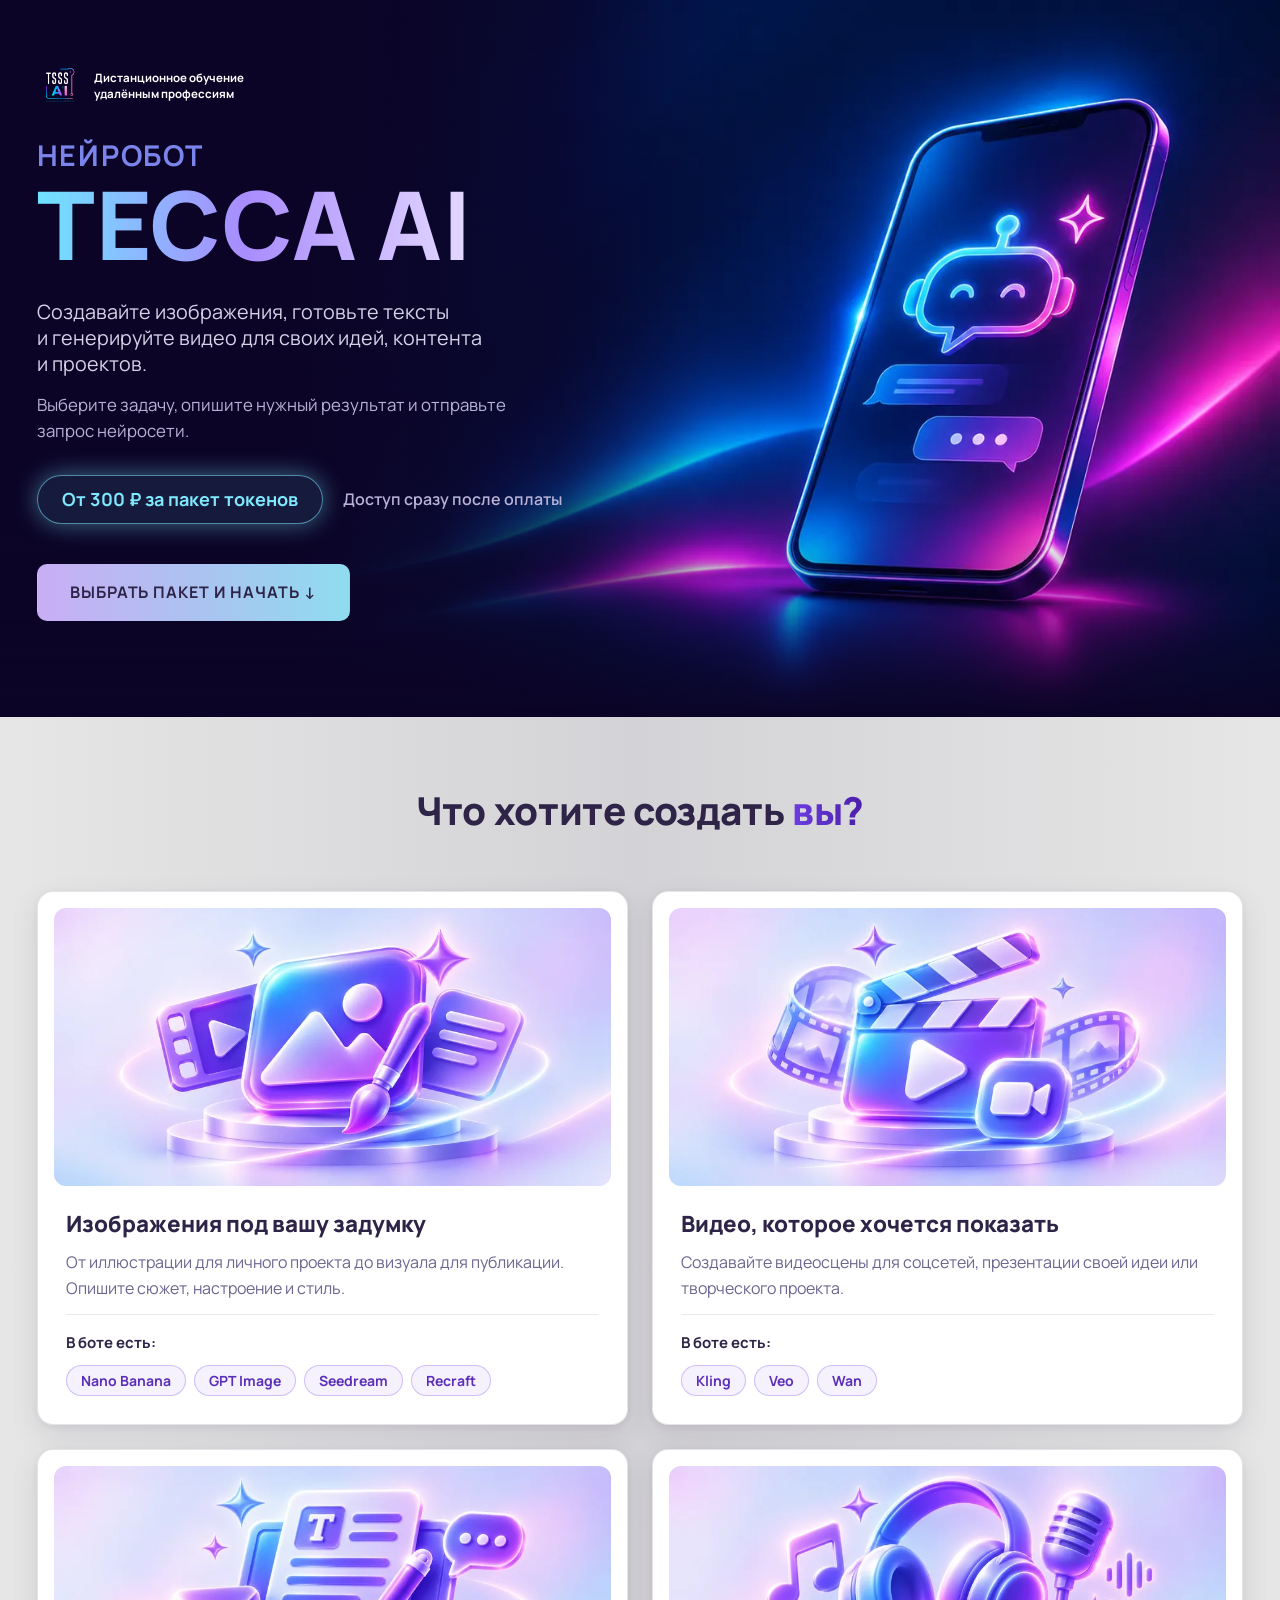
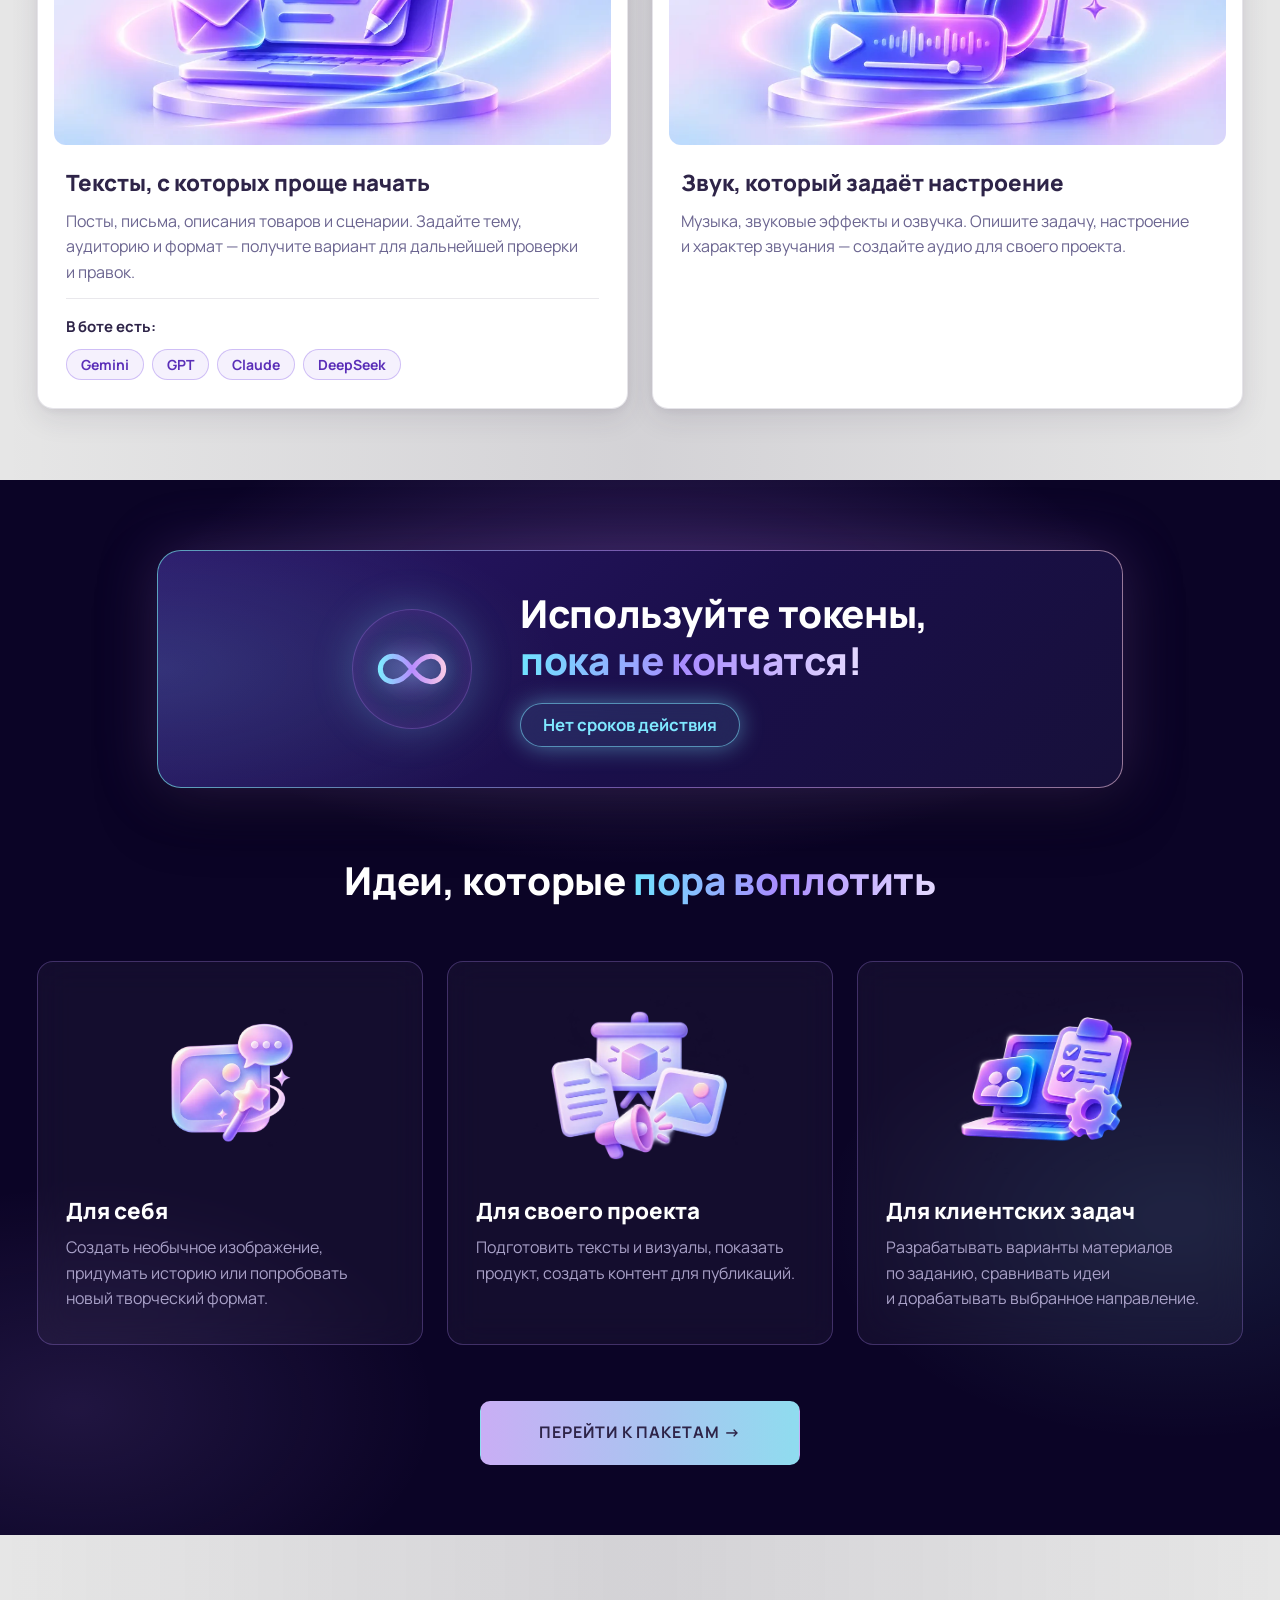
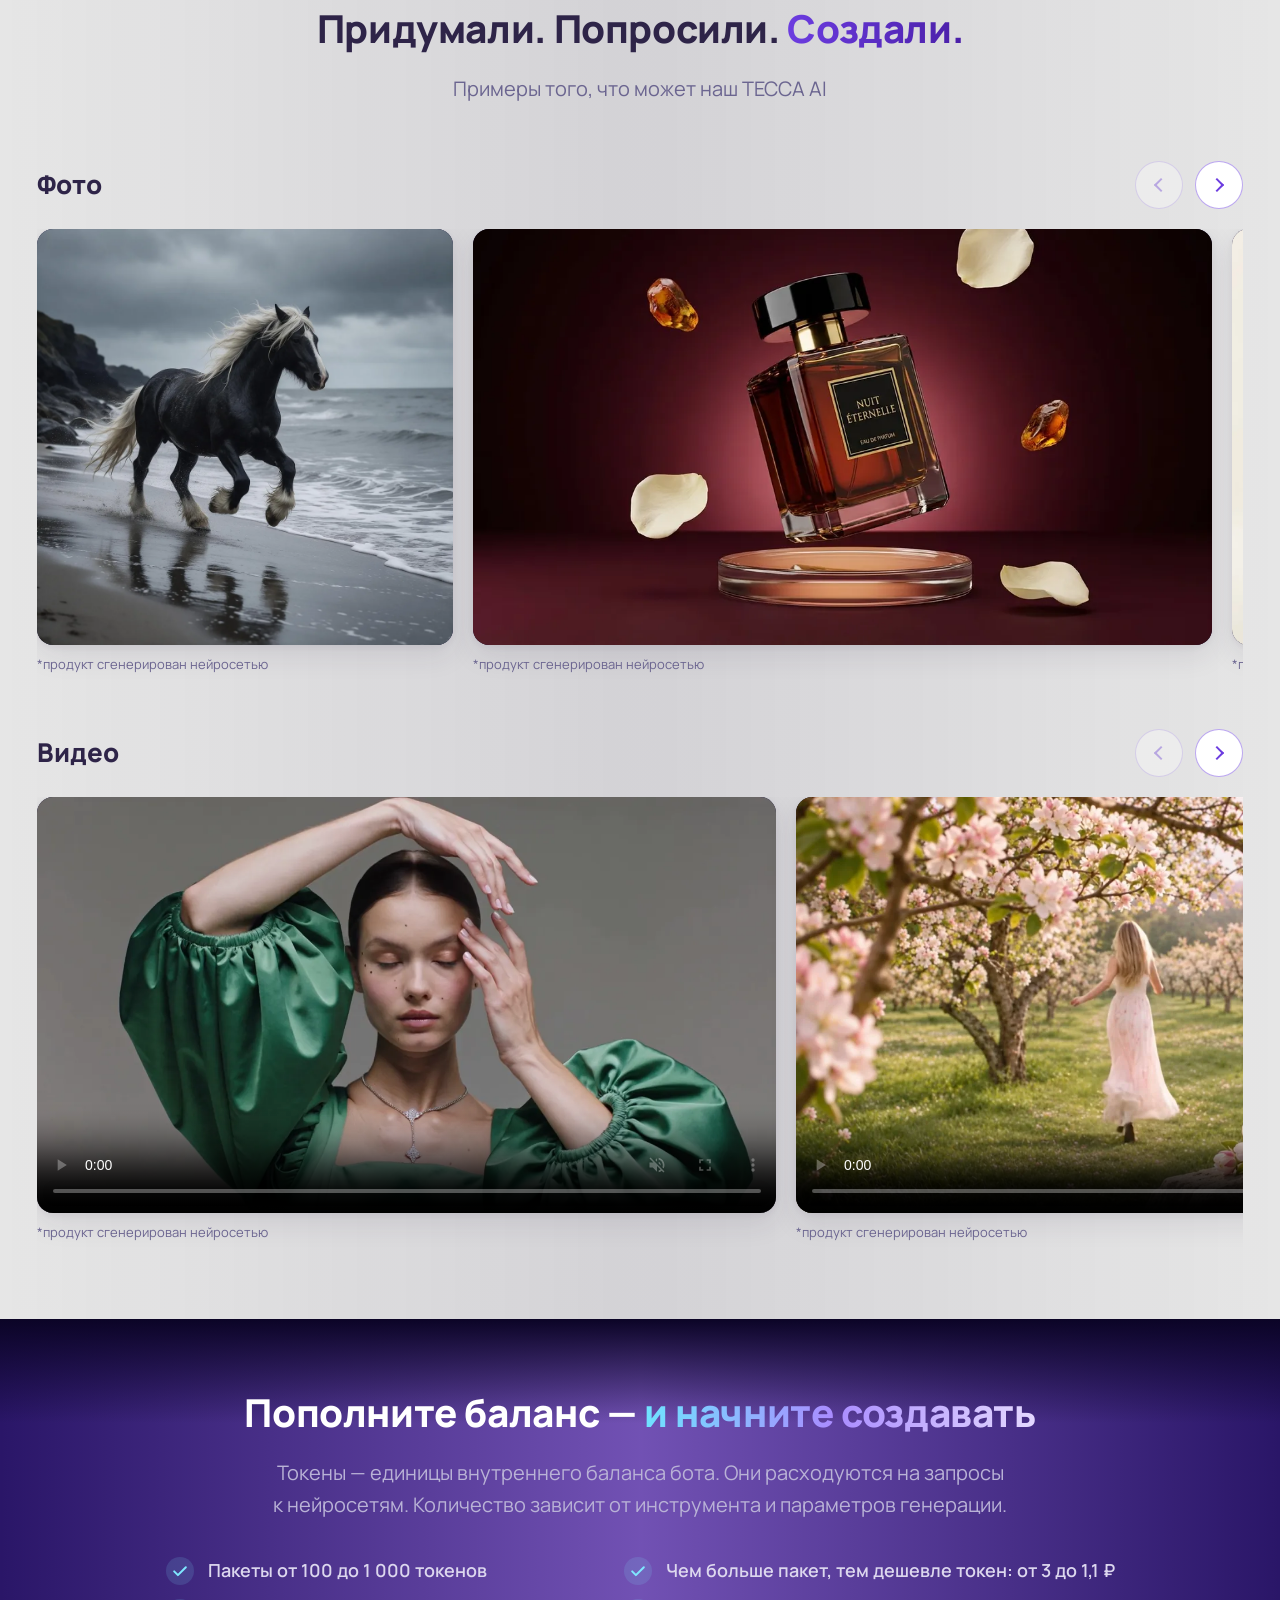
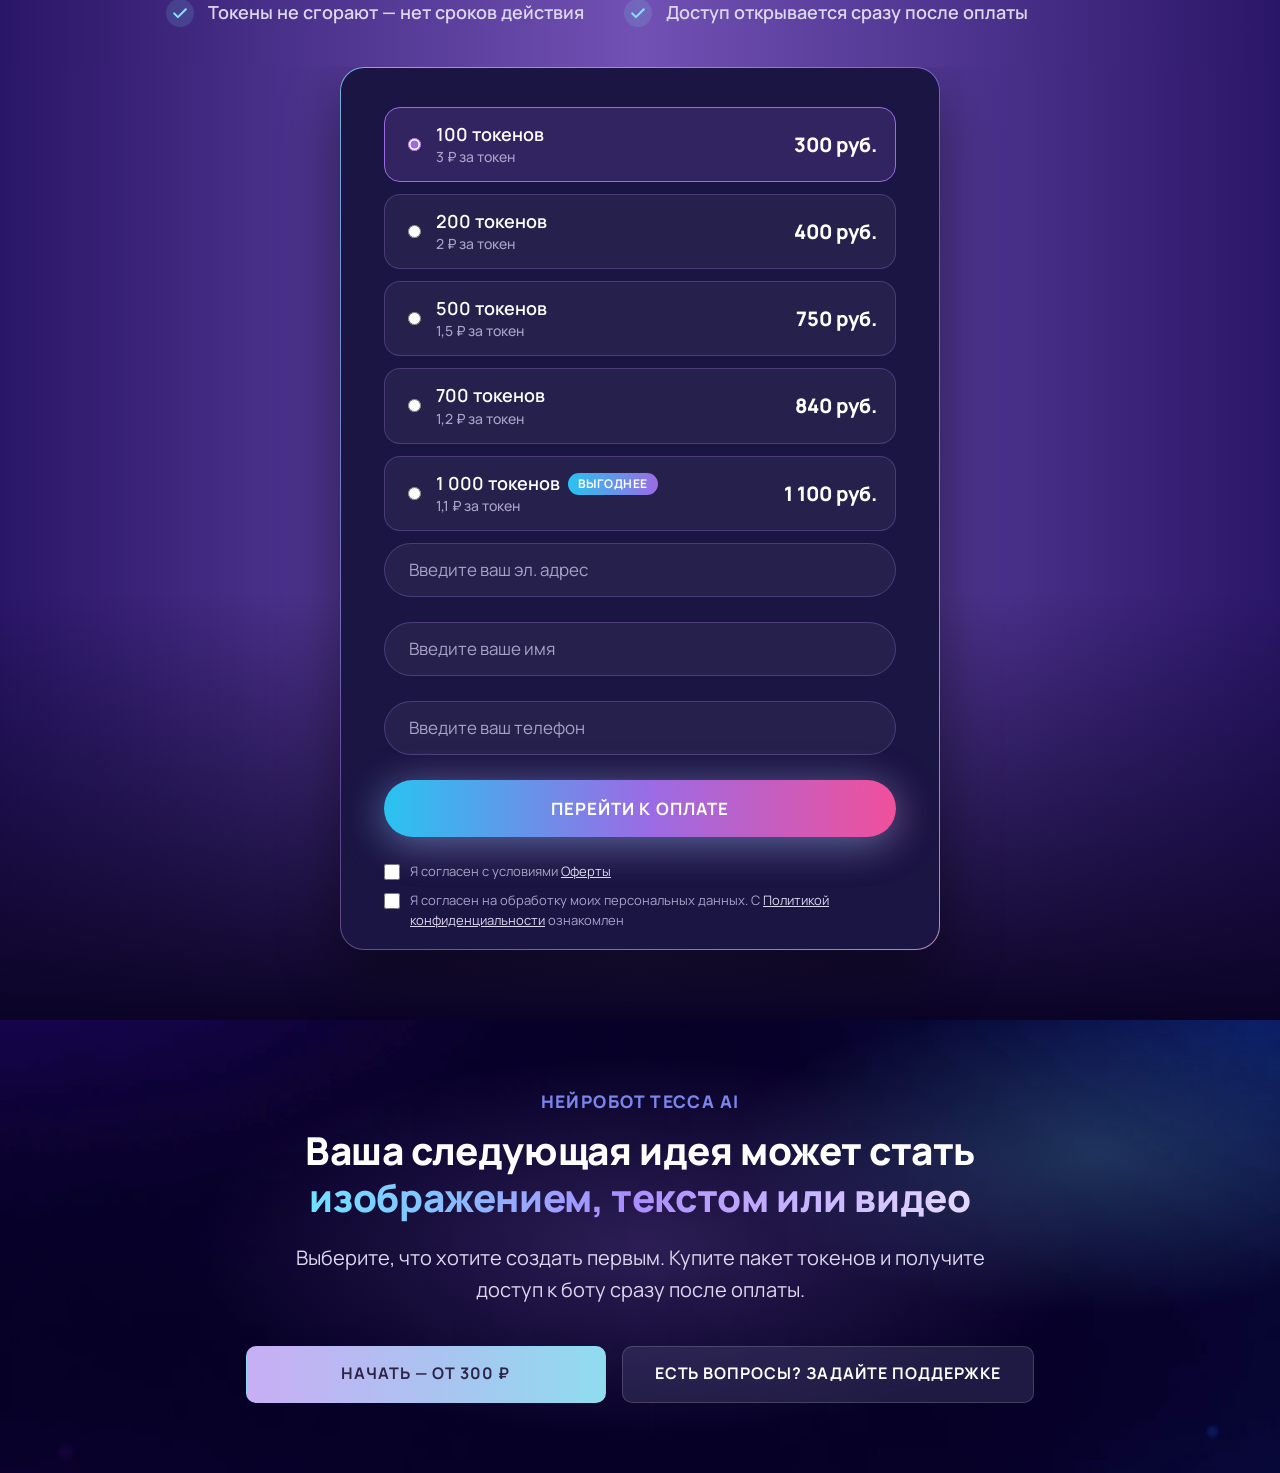
<file: index.html>
<!doctype html>
<html lang="ru">
<head>
<meta charset="utf-8">
<meta name="viewport" content="width=device-width, initial-scale=1">
<title>Нейробот ТЕССА AI — превью</title>
<style>html { font-size: 10px; } body { margin: 0; }</style>
<link rel="stylesheet" href="preview.css?v=1795686967">
</head>
<body>
<!--
  Страница продажи нейробота «ТЕССА AI» (пакеты токенов).
  Текст — по Google Doc 17YE_QEClYYxYqXPgtH-I6ZBmIBUkoX9PtRcCa4hP0PA («ТЗ на сайт продажи БОТ-ИИ»).
  Оформление — как на ../sale, ../ai-songs и ../ai-sound, тот же набор компонентов.

  Вставляется в два блока «HTML» страницы ГетКурса: build.py режет файл по метке
  «ГРАНИЦА БЛОКОВ» на gc/page-top.html (экраны 1–6) и gc/page-bottom.html (финал),
  между ними стоит блок формы заказа.
  Все классы — tsss-блок__элемент--модификатор, всё внутри .tsss-page.

  Пути img/... и video/..., код формы вопроса b-ASK и id блока формы заказа ltBlockTOKENS —
  заготовки. Их подставляет build.py из img-urls.txt и gc-ids.txt (см. README.md).
-->
<div class="tsss-page tsss-page--ai-bot">

  <!-- ==================== ЭКРАН 1. ПЕРВЫЙ ЭКРАН ==================== -->
  <section class="tsss-hero" id="tsss-hero">
    <div class="tsss-hero__stage">
      <img class="tsss-hero__bg" src="img/hero-bg.webp" alt="" width="1774" height="887" fetchpriority="high">

      <div class="tsss-container tsss-hero__inner">
        <a class="tsss-logo tsss-hero__logo" href="/" aria-label="TSSS AI — на главную">
          <img class="tsss-logo__img" src="img/logo.webp" alt="" width="45" height="45">
          <span class="tsss-logo__text">Дистанционное обучение<br>удалённым профессиям</span>
        </a>

        <h1 class="tsss-hero__title tsss-hero__title--bot">
          <span class="tsss-hero__title-pre">Нейробот</span>
          <span class="tsss-hero__title-main">ТЕССА AI</span>
        </h1>

        <p class="tsss-hero__text">Создавайте изображения, готовьте тексты и&nbsp;генерируйте видео для своих идей, контента и&nbsp;проектов.</p>
        <p class="tsss-hero__note">Выберите задачу, опишите нужный результат и&nbsp;отправьте запрос нейросети.</p>

        <div class="tsss-hero__offer">
          <p class="tsss-pill tsss-pill--accent tsss-hero__price">От&nbsp;300&nbsp;₽ за&nbsp;пакет токенов</p>
          <p class="tsss-hero__access">Доступ сразу после оплаты</p>
        </div>

        <div class="tsss-hero__actions">
          <a class="tsss-btn tsss-btn--glow" href="#tsss-packs">Выбрать пакет и&nbsp;начать&nbsp;↓</a>
        </div>
      </div>
    </div>
  </section>

  <!-- ==================== ЭКРАН 2. ЧТО МОЖНО СОЗДАТЬ ==================== -->
  <section class="tsss-section tsss-section--light tsss-create" id="tsss-create">
    <div class="tsss-container">
      <h2 class="tsss-section__title">Что хотите создать <span class="tsss-grad-text">вы?</span></h2>

      <ul class="tsss-create__list">
        <li class="tsss-card tsss-create__item">
          <div class="tsss-create__cover">
            <img class="tsss-create__img" src="img/create-image.webp" alt="" width="900" height="450" loading="lazy">
          </div>
          <h3 class="tsss-create__title">Изображения под вашу задумку</h3>
          <p class="tsss-card__text">От&nbsp;иллюстрации для личного проекта до&nbsp;визуала для публикации. Опишите сюжет, настроение и&nbsp;стиль.</p>
          <div class="tsss-create__models">
            <p class="tsss-create__label">В&nbsp;боте есть:</p>
            <ul class="tsss-chips">
              <li class="tsss-chips__item">Nano Banana</li>
              <li class="tsss-chips__item">GPT Image</li>
              <li class="tsss-chips__item">Seedream</li>
              <li class="tsss-chips__item">Recraft</li>
            </ul>
          </div>
        </li>
        <li class="tsss-card tsss-create__item">
          <div class="tsss-create__cover">
            <img class="tsss-create__img" src="img/create-video.webp" alt="" width="900" height="450" loading="lazy">
          </div>
          <h3 class="tsss-create__title">Видео, которое хочется показать</h3>
          <p class="tsss-card__text">Создавайте видеосцены для соцсетей, презентации своей идеи или творческого проекта.</p>
          <div class="tsss-create__models">
            <p class="tsss-create__label">В&nbsp;боте есть:</p>
            <ul class="tsss-chips">
              <li class="tsss-chips__item">Kling</li>
              <li class="tsss-chips__item">Veo</li>
              <li class="tsss-chips__item">Wan</li>
            </ul>
          </div>
        </li>
        <li class="tsss-card tsss-create__item">
          <div class="tsss-create__cover">
            <img class="tsss-create__img" src="img/create-text.webp" alt="" width="900" height="450" loading="lazy">
          </div>
          <h3 class="tsss-create__title">Тексты, с&nbsp;которых проще начать</h3>
          <p class="tsss-card__text">Посты, письма, описания товаров и&nbsp;сценарии. Задайте тему, аудиторию и&nbsp;формат&nbsp;— получите вариант для дальнейшей проверки и&nbsp;правок.</p>
          <div class="tsss-create__models">
            <p class="tsss-create__label">В&nbsp;боте есть:</p>
            <ul class="tsss-chips">
              <li class="tsss-chips__item">Gemini</li>
              <li class="tsss-chips__item">GPT</li>
              <li class="tsss-chips__item">Claude</li>
              <li class="tsss-chips__item">DeepSeek</li>
            </ul>
          </div>
        </li>
        <li class="tsss-card tsss-create__item">
          <div class="tsss-create__cover">
            <img class="tsss-create__img" src="img/create-sound.webp" alt="" width="900" height="450" loading="lazy">
          </div>
          <h3 class="tsss-create__title">Звук, который задаёт настроение</h3>
          <p class="tsss-card__text">Музыка, звуковые эффекты и&nbsp;озвучка. Опишите задачу, настроение и&nbsp;характер звучания&nbsp;— создайте аудио для своего проекта.</p>
        </li>
      </ul>
    </div>
  </section>

  <!-- Экраны 3 и 4 — на общем ночном фоне, без стыка между ними -->
  <div class="tsss-night tsss-night--bot">

  <!-- ==================== ЭКРАН 3. БЕЗ СРОКА ДЕЙСТВИЯ ==================== -->
  <section class="tsss-section tsss-section--dark tsss-forever">
    <div class="tsss-container tsss-container--narrow">
      <div class="tsss-forever__card">
        <span class="tsss-forever__sign" aria-hidden="true">
          <svg class="tsss-forever__svg" viewBox="0 0 24 24" fill="none">
            <defs>
              <linearGradient id="tsss-forever-grad" x1="2" y1="12" x2="22" y2="12" gradientUnits="userSpaceOnUse">
                <stop offset="0" stop-color="#7FE8FF"/>
                <stop offset="0.5" stop-color="#B88CFF"/>
                <stop offset="1" stop-color="#F6C7E8"/>
              </linearGradient>
            </defs>
            <path d="M12 12c-2-2.67-4-4-6-4a4 4 0 1 0 0 8c2 0 4-1.33 6-4Zm0 0c2 2.67 4 4 6 4a4 4 0 0 0 0-8c-2 0-4 1.33-6 4Z" stroke="url(#tsss-forever-grad)" stroke-width="1.6" stroke-linecap="round" stroke-linejoin="round"/>
          </svg>
        </span>
        <div class="tsss-forever__body">
          <h2 class="tsss-forever__title">Используйте токены, <span class="tsss-grad-text tsss-forever__accent">пока не&nbsp;кончатся!</span></h2>
          <p class="tsss-pill tsss-pill--accent tsss-forever__pill">Нет сроков действия</p>
        </div>
      </div>
    </div>
  </section>

  <!-- ==================== ЭКРАН 4. ДЛЯ ЧЕГО ==================== -->
  <section class="tsss-section tsss-section--dark tsss-ideas" id="tsss-ideas">
    <div class="tsss-container">
      <h2 class="tsss-section__title">Идеи, которые <span class="tsss-grad-text">пора воплотить</span></h2>

      <ul class="tsss-ideas__list">
        <li class="tsss-card tsss-ideas__item">
          <span class="tsss-ideas__icon"><img class="tsss-ideas__img" src="img/idea-self.webp" alt="" width="560" height="560" loading="lazy"></span>
          <h3 class="tsss-card__title">Для себя</h3>
          <p class="tsss-card__text">Создать необычное изображение, придумать историю или попробовать новый творческий формат.</p>
        </li>
        <li class="tsss-card tsss-ideas__item">
          <span class="tsss-ideas__icon"><img class="tsss-ideas__img" src="img/idea-project.webp" alt="" width="640" height="427" loading="lazy"></span>
          <h3 class="tsss-card__title">Для своего проекта</h3>
          <p class="tsss-card__text">Подготовить тексты и&nbsp;визуалы, показать продукт, создать контент для публикаций.</p>
        </li>
        <li class="tsss-card tsss-ideas__item">
          <span class="tsss-ideas__icon"><img class="tsss-ideas__img" src="img/idea-clients.webp" alt="" width="640" height="427" loading="lazy"></span>
          <h3 class="tsss-card__title">Для клиентских задач</h3>
          <p class="tsss-card__text">Разрабатывать варианты материалов по&nbsp;заданию, сравнивать идеи и&nbsp;дорабатывать выбранное направление.</p>
        </li>
      </ul>

      <div class="tsss-section__actions">
        <a class="tsss-btn tsss-btn--glow" href="#tsss-packs">Перейти к&nbsp;пакетам&nbsp;→</a>
      </div>
    </div>
  </section>

  </div>

  <!-- ==================== ЭКРАН 5. ПРИМЕРЫ ==================== -->
  <section class="tsss-section tsss-section--light tsss-examples" id="tsss-examples">
    <div class="tsss-container">
      <h2 class="tsss-section__title">Придумали. Попросили. <span class="tsss-grad-text">Создали.</span></h2>
      <p class="tsss-section__lead">Примеры того, что может наш ТЕССА&nbsp;AI</p>

      <div class="tsss-gallery" data-tsss-gallery>
        <div class="tsss-gallery__head">
          <h3 class="tsss-gallery__title">Фото</h3>
          <div class="tsss-gallery__nav">
            <button class="tsss-gallery__arrow tsss-gallery__arrow--prev" type="button" data-tsss-gallery-prev aria-label="Назад"></button>
            <button class="tsss-gallery__arrow tsss-gallery__arrow--next" type="button" data-tsss-gallery-next aria-label="Дальше"></button>
          </div>
        </div>
        <ul class="tsss-gallery__track" data-tsss-gallery-track>
          <li class="tsss-gallery__item tsss-gallery__item--square">
            <div class="tsss-gallery__media"><img class="tsss-gallery__img" src="img/example-01.webp" alt="Чёрная лошадь бежит по берегу моря" width="1000" height="1000" loading="lazy"></div>
            <p class="tsss-gallery__note">*продукт сгенерирован нейросетью</p>
          </li>
          <li class="tsss-gallery__item tsss-gallery__item--wide">
            <div class="tsss-gallery__media"><img class="tsss-gallery__img" src="img/example-02.webp" alt="Флакон духов в лепестках на бордовом фоне" width="1100" height="614" loading="lazy"></div>
            <p class="tsss-gallery__note">*продукт сгенерирован нейросетью</p>
          </li>
          <li class="tsss-gallery__item tsss-gallery__item--square">
            <div class="tsss-gallery__media"><img class="tsss-gallery__img" src="img/example-03.webp" alt="Карточка товара: шампунь с экстрактом гибискуса" width="1000" height="1000" loading="lazy"></div>
            <p class="tsss-gallery__note">*продукт сгенерирован нейросетью</p>
          </li>
          <li class="tsss-gallery__item tsss-gallery__item--square">
            <div class="tsss-gallery__media"><img class="tsss-gallery__img" src="img/example-04.webp" alt="Свеча «Грейпфрут и мята» с фруктами" width="1000" height="1000" loading="lazy"></div>
            <p class="tsss-gallery__note">*продукт сгенерирован нейросетью</p>
          </li>
        </ul>
      </div>

      <div class="tsss-gallery" data-tsss-gallery>
        <div class="tsss-gallery__head">
          <h3 class="tsss-gallery__title">Видео</h3>
          <div class="tsss-gallery__nav">
            <button class="tsss-gallery__arrow tsss-gallery__arrow--prev" type="button" data-tsss-gallery-prev aria-label="Назад"></button>
            <button class="tsss-gallery__arrow tsss-gallery__arrow--next" type="button" data-tsss-gallery-next aria-label="Дальше"></button>
          </div>
        </div>
        <ul class="tsss-gallery__track" data-tsss-gallery-track>
          <li class="tsss-gallery__item tsss-gallery__item--wide">
            <div class="tsss-gallery__media"><video class="tsss-gallery__video" src="video/example-01.mp4" poster="img/video-01.webp" width="1280" height="720" muted loop playsinline controls preload="none" data-tsss-autoplay></video></div>
            <p class="tsss-gallery__note">*продукт сгенерирован нейросетью</p>
          </li>
          <li class="tsss-gallery__item tsss-gallery__item--wide">
            <div class="tsss-gallery__media"><video class="tsss-gallery__video" src="video/example-02.mp4" poster="img/video-02.webp" width="1280" height="720" muted loop playsinline controls preload="none" data-tsss-autoplay></video></div>
            <p class="tsss-gallery__note">*продукт сгенерирован нейросетью</p>
          </li>
          <li class="tsss-gallery__item tsss-gallery__item--tall">
            <div class="tsss-gallery__media"><video class="tsss-gallery__video" src="video/example-03.mp4" poster="img/video-03.webp" width="720" height="1280" muted loop playsinline controls preload="none" data-tsss-autoplay></video></div>
            <p class="tsss-gallery__note">*продукт сгенерирован нейросетью</p>
          </li>
          <li class="tsss-gallery__item tsss-gallery__item--wide">
            <div class="tsss-gallery__media"><video class="tsss-gallery__video" src="video/example-04.mp4" poster="img/video-04.webp" width="1280" height="722" muted loop playsinline controls preload="none" data-tsss-autoplay></video></div>
            <p class="tsss-gallery__note">*продукт сгенерирован нейросетью</p>
          </li>
        </ul>
      </div>
    </div>
  </section>

  <!-- ==================== ЭКРАН 6. ПАКЕТЫ ТОКЕНОВ (блок с продажей) ====================
       Здесь только заголовок и пункты. Сама форма заказа — отдельный блок ГетКурса,
       он стоит сразу после этого HTML-блока и продолжает фон экрана (стили — #ltBlockTOKENS
       в page.css). data-tsss-form — id блока формы для page.js: он дописывает цену за токен. -->
  <section class="tsss-section tsss-section--violet tsss-packs" id="tsss-packs" data-tsss-form="ltBlockTOKENS">
    <div class="tsss-container">
      <h2 class="tsss-section__title">Пополните баланс&nbsp;— <span class="tsss-grad-text">и&nbsp;начните создавать</span></h2>
      <p class="tsss-section__lead">Токены&nbsp;— единицы внутреннего баланса бота. Они расходуются на&nbsp;запросы к&nbsp;нейросетям. Количество зависит от&nbsp;инструмента и&nbsp;параметров генерации.</p>
      <ul class="tsss-packs__facts">
        <li class="tsss-packs__fact"><svg class="tsss-packs__fact-icon" viewBox="0 0 24 24" aria-hidden="true"><path d="m5 12.5 4.5 4.5L19 7.5" fill="none" stroke="currentColor" stroke-width="2.4" stroke-linecap="round" stroke-linejoin="round"/></svg><span>Пакеты от&nbsp;100 до&nbsp;1&nbsp;000 токенов</span></li>
        <li class="tsss-packs__fact"><svg class="tsss-packs__fact-icon" viewBox="0 0 24 24" aria-hidden="true"><path d="m5 12.5 4.5 4.5L19 7.5" fill="none" stroke="currentColor" stroke-width="2.4" stroke-linecap="round" stroke-linejoin="round"/></svg><span>Чем больше пакет, тем дешевле токен: от&nbsp;3 до&nbsp;1,1&nbsp;₽</span></li>
        <li class="tsss-packs__fact"><svg class="tsss-packs__fact-icon" viewBox="0 0 24 24" aria-hidden="true"><path d="m5 12.5 4.5 4.5L19 7.5" fill="none" stroke="currentColor" stroke-width="2.4" stroke-linecap="round" stroke-linejoin="round"/></svg><span>Токены не&nbsp;сгорают&nbsp;— нет сроков действия</span></li>
        <li class="tsss-packs__fact"><svg class="tsss-packs__fact-icon" viewBox="0 0 24 24" aria-hidden="true"><path d="m5 12.5 4.5 4.5L19 7.5" fill="none" stroke="currentColor" stroke-width="2.4" stroke-linecap="round" stroke-linejoin="round"/></svg><span>Доступ открывается сразу после оплаты</span></li>
      </ul>
    </div>
  </section>

</div>

<!--
  Макет формы заказа ГетКурса — только для превью (preview.html, index.html).
  Разметка упрощена с настоящей формы b-0c276 (страница id=4836698, form02, пять
  предложений «БОТ AI | Покупка N токенов», галочки оферты и персональных данных). id — заготовка ltBlockTOKENS: build.py кладёт макет
  между частями страницы, а в preview.css стили форм пишет на этот id. В gc/ не попадает.
-->
<div id="ltBlockTOKENS" class="lt-block lt-view form02 lt-form lt-form-normal">
  <div class="lt-block-wrapper">
  <div class="container">
  <div class="row">
    <div class="modal-block-content block-box col-md-8 col-md-offset-2">
    <form class="lt-normal-form lt-form-inner lt-form" onsubmit="return false">
      <div class="form-content">
      <div class="builder">
        <div class="builder-item part-position" style="margin-bottom: 5px;">
          <label class="clearfix form-position">
            <div class="pull-left form-position-checker">
              <input class="form-position-input" data-price-value="300" name="offer" type="radio" checked value="0">
            </div>
            <div class="pull-left form-position-title"><span class="offer-title">БОТ AI | Покупка 100 токенов</span></div>
            <div class="form-position-price pull-right"><span class="final-price">300 руб.</span></div>
          </label>
        </div>
        <div class="builder-item part-position" style="margin-bottom: 5px;">
          <label class="clearfix form-position">
            <div class="pull-left form-position-checker">
              <input class="form-position-input" data-price-value="400" name="offer" type="radio" value="1">
            </div>
            <div class="pull-left form-position-title"><span class="offer-title">БОТ AI | Покупка 200 токенов</span></div>
            <div class="form-position-price pull-right"><span class="final-price">400 руб.</span></div>
          </label>
        </div>
        <div class="builder-item part-position" style="margin-bottom: 5px;">
          <label class="clearfix form-position">
            <div class="pull-left form-position-checker">
              <input class="form-position-input" data-price-value="750" name="offer" type="radio" value="2">
            </div>
            <div class="pull-left form-position-title"><span class="offer-title">БОТ AI | Покупка 500 токенов</span></div>
            <div class="form-position-price pull-right"><span class="final-price">750 руб.</span></div>
          </label>
        </div>
        <div class="builder-item part-position" style="margin-bottom: 5px;">
          <label class="clearfix form-position">
            <div class="pull-left form-position-checker">
              <input class="form-position-input" data-price-value="840" name="offer" type="radio" value="3">
            </div>
            <div class="pull-left form-position-title"><span class="offer-title">БОТ AI | Покупка 700 токенов</span></div>
            <div class="form-position-price pull-right"><span class="final-price">840 руб.</span></div>
          </label>
        </div>
        <div class="builder-item part-position" style="margin-bottom: 5px;">
          <label class="clearfix form-position">
            <div class="pull-left form-position-checker">
              <input class="form-position-input" data-price-value="1100" name="offer" type="radio" value="4">
            </div>
            <div class="pull-left form-position-title"><span class="offer-title">БОТ AI | Покупка 1 000 токенов</span></div>
            <div class="form-position-price pull-right"><span class="final-price">1 100 руб.</span></div>
          </label>
        </div>
        <div class="builder-item part-userField" style="margin-bottom: 25px;">
          <input type="text" class="f-input" placeholder="Введите ваш эл. адрес">
        </div>
        <div class="builder-item part-userField" style="margin-bottom: 25px;">
          <input type="text" class="f-input" placeholder="Введите ваше имя">
        </div>
        <div class="builder-item part-userField" style="margin-bottom: 25px;">
          <input type="text" class="f-input" placeholder="Введите ваш телефон">
        </div>
        <div class="builder-item part-button text-center" style="margin-bottom: 25px;">
          <button type="submit" class="btn f-btn button-md btn-success">Перейти к оплате</button>
        </div>
      </div>
      <div class="global-confirm-checkbox-block confirm-rules-checkbox">
        <label><input class="global-confirm-checkbox" type="checkbox"> <span class="checkbox-text">Я согласен с условиями <a href="#">Оферты</a></span></label>
      </div>
      <div class="global-confirm-checkbox-block confirm-rules-checkbox">
        <label><input class="global-confirm-checkbox" type="checkbox"> <span class="checkbox-text">Я согласен на обработку моих персональных данных. С <a href="#">Политикой конфиденциальности</a> ознакомлен</span></label>
      </div>
      </div>
    </form>
    </div>
  </div>
  </div>
  </div>
</div>

<!-- ==================== ГРАНИЦА БЛОКОВ ====================
     build.py режет страницу здесь на два HTML-блока: выше — экраны 1–6, ниже — финал.
     Между ними на ГетКурсе стоит блок формы заказа. -->

<div class="tsss-page tsss-page--ai-bot">

  <!-- ==================== ЭКРАН 7. ФИНАЛ ==================== -->
  <section class="tsss-section tsss-section--dark tsss-final">
    <img class="tsss-final__bg" src="img/final-bg.webp" alt="" width="1536" height="1024" loading="lazy">

    <div class="tsss-container tsss-final__inner">
      <p class="tsss-eyebrow">Нейробот ТЕССА&nbsp;AI</p>
      <h2 class="tsss-section__title tsss-final__title">Ваша следующая идея может стать <span class="tsss-grad-text">изображением, текстом или&nbsp;видео</span></h2>
      <p class="tsss-section__lead tsss-final__lead">Выберите, что хотите создать первым. Купите пакет токенов и&nbsp;получите доступ к&nbsp;боту сразу после оплаты.</p>

      <div class="tsss-final__actions">
        <a class="tsss-btn tsss-btn--glow" href="#tsss-packs">Начать&nbsp;— от&nbsp;300&nbsp;₽</a>
        <a class="tsss-btn tsss-btn--glass" href="javascript:void(0);" onclick="ltShowModalBlock('b-ASK')">Есть вопросы? Задайте поддержке</a>
      </div>
    </div>
  </section>

</div>

<script src="page.js?v=1795686967"></script>
</body>
</html>
</file>
<file: preview.css>
@import url('https://fonts.googleapis.com/css2?family=Manrope:wght@400;500;600;700;800&display=swap');

/* ============================================================
   Нейробот «ТЕССА AI» — страница продажи пакетов токенов.
   Основа — CSS страницы ../sale (а она — ../ai-songs и ../ai-sound):
   те же токены и компоненты, первый экран, финал и оформление форм.
   Секции бота (что создать, без срока, идеи, примеры, пакеты) —
   новые, в том же стиле.

   Вставляется в блок «CSS» страницы ГетКурса целиком.

   Правила:
   - все классы tsss-блок__элемент--модификатор, переменные --tsss-*;
   - селекторов по голым тегам нет: всё под .tsss-page, теги — через :where();
   - размеры в px, а не в rem: у ГетКурса `html { font-size: 10px }`.

   Порядок: токены → база → компоненты → секции → формы → адаптив.
   ============================================================ */

/* ============================================================
   ТОКЕНЫ
   Палитра и общие токены — как на page_web_av, ниже добавлены
   цвета этого макета. Подвал (общая страница footer) опирается
   на --tsss-* и .tsss-section--dark, поэтому имена сохранены.
   ============================================================ */

:root {
  /* ---------- Палитра брендбука ---------- */
  --tsss-ai-glow: #7FE8FF;
  --tsss-lavender: #B88CFF;
  --tsss-pastel-lilac: #D8C2FF;
  --tsss-blush-pink: #F6C7E8;
  --tsss-cloud-white: #FFFFFF;
  --tsss-night-plum: #2E2448;

  /* ---------- Роли текста ---------- */
  --tsss-text: #2E2448;
  --tsss-text-muted: #6B6590;
  --tsss-text-inverse: #FFFFFF;
  --tsss-text-on-dark: #B9B2D6;

  /* ---------- Акценты ---------- */
  --tsss-accent: #6C3CE0;
  --tsss-accent-deep: #4A1FA8;
  --tsss-accent-ink: #5B2FB8;
  --tsss-accent-cyan: #0E7490;

  /* ---------- Фоны сцен из макета ---------- */
  --tsss-night-deep: #0B0426;
  --tsss-night: #17103A;
  --tsss-violet: #2A1668;
  --tsss-light-bg: #E6E6E6;
  --tsss-pale-bg: #F3F3F3;
  --tsss-graphite: #424242;

  /* ---------- Градиенты макета ---------- */
  /* Текст на тёмном: циан → лаванда → почти белый */
  --tsss-grad-text-dark: linear-gradient(90deg, #6FE3FF 0%, #A98CFF 48%, #E4D9FF 100%);
  /* Текст на светлом. В макете градиент #0E7490 → #6C3CE0 → #4A1FA8 растянут
     на весь заголовок, а выделено только последнее слово — поэтому видна
     его фиолетовая часть. Для выделения внутри строки берём её же. */
  --tsss-grad-text-light: linear-gradient(90deg, #6C3CE0 0%, #4A1FA8 100%);
  /* Кнопка «светящаяся»: сирень → голубой */
  --tsss-grad-btn-glow: linear-gradient(90deg, #C9AEF5 0%, #A9C4F0 55%, #8FDCEF 100%);
  /* Кнопка фиолетовая */
  --tsss-grad-btn-violet: linear-gradient(90deg, #6C3CE0 0%, #4A1FA8 100%);
  /* Тонкие разделители и полоски */
  --tsss-grad-line: linear-gradient(90deg, #0E7490 0%, #6C3CE0 55%, #B03CC8 100%);
  --tsss-grad-line-dark: linear-gradient(90deg, #7FE8FF 0%, #B88CFF 50%, #F6C7E8 100%);

  /* ---------- Типографика ---------- */
  --tsss-font-body: 'Manrope', system-ui, -apple-system, 'Segoe UI', sans-serif;

  --tsss-fs-h2: clamp(28px, 18px + 1.6vw, 40px);
  --tsss-fs-h2-lg: clamp(30px, 18px + 2vw, 48px);
  --tsss-fs-h3: 20px;
  --tsss-fs-lead: clamp(17px, 14px + 0.5vw, 20px);
  --tsss-fs-body: 16px;
  --tsss-fs-small: 14px;
  --tsss-fs-badge: 13px;

  --tsss-lh-heading: 1.22;
  --tsss-lh-body: 1.6;

  /* ---------- Сетка и отступы ---------- */
  --tsss-container: 1280px;      /* 1200 контента + поля */
  --tsss-container-wide: 1724px; /* секции с карточками шире основной колонки */
  --tsss-container-narrow: 1040px;
  --tsss-gutter: clamp(16px, 6px + 2.4vw, 40px);
  --tsss-section-pad: clamp(56px, 32px + 3vw, 96px);
  /* Нужны подвалу (footer.css с page_web_av): он подключается без своих токенов */
  --tsss-space-3: 12px;
  --tsss-space-8: 32px;

  /* ---------- Радиусы ---------- */
  --tsss-radius-sm: 8px;
  --tsss-radius-btn: 10px;
  --tsss-radius-md: 16px;
  --tsss-radius-lg: 24px;
  --tsss-radius-pill: 999px;

  /* ---------- Тени ---------- */
  --tsss-shadow-card: 0 2px 6px rgba(46, 36, 72, 0.06), 0 10px 28px rgba(46, 36, 72, 0.10);
  --tsss-shadow-card-open: 0 -1px 34px rgba(46, 36, 72, 0.12), 0 -2px 26px rgba(108, 60, 224, 0.22);

  /* ---------- Прочее ---------- */
  --tsss-focus-ring: #6C3CE0;
  --tsss-transition: 0.25s ease;
}

/* ============================================================
   БАЗА — локальный сброс внутри .tsss-page
   ============================================================ */

.tsss-page,
.tsss-page *,
.tsss-page *::before,
.tsss-page *::after {
  box-sizing: border-box;
}

.tsss-page {
  margin: 0;
  overflow-x: clip;
  font-family: var(--tsss-font-body);
  font-size: var(--tsss-fs-body);
  font-weight: 400;
  line-height: var(--tsss-lh-body);
  color: var(--tsss-text);
  text-align: left;
  -webkit-font-smoothing: antialiased;
}

/* :where() держит специфичность сброса на нуле: любой класс компонента
   перебивает его независимо от порядка правил (баг с margin у <p>
   на page_web_av ловили именно на этом). */
.tsss-page :where(h1, h2, h3, p, figure, ul, ol, li) {
  margin: 0;
  padding: 0;
}

.tsss-page :where(ul, ol) {
  list-style: none;
}

.tsss-page img {
  display: block;
  max-width: 100%;
}

.tsss-page :where(img) {
  height: auto;
}

.tsss-page :where(a) {
  color: inherit;
  text-decoration: none;
}

.tsss-page :where(button) {
  margin: 0;
  font: inherit;
  color: inherit;
  background: none;
  border: 0;
}

.tsss-page :where(s) {
  text-decoration-thickness: 1px;
}

.tsss-page :focus-visible {
  outline: 2px solid var(--tsss-focus-ring);
  outline-offset: 3px;
  border-radius: 4px;
}

/* ---------- Контейнер ---------- */

.tsss-page .tsss-container {
  width: 100%;
  max-width: var(--tsss-container);
  margin-inline: auto;
  padding-inline: var(--tsss-gutter);
}

.tsss-page .tsss-container--wide {
  max-width: var(--tsss-container-wide);
}

.tsss-page .tsss-container--narrow {
  max-width: var(--tsss-container-narrow);
}

/* ---------- Утилиты ---------- */

/* Градиентная заливка текста. Цвет градиента зависит от тона секции. */
.tsss-page .tsss-grad-text {
  background-image: var(--tsss-tone-grad, var(--tsss-grad-text-light));
  -webkit-background-clip: text;
  background-clip: text;
  color: transparent;
}

/* Пометка о том, чего нет в макете. Видна сразу, чтобы не уехало в продакшн незамеченным. */
.tsss-page .tsss-todo {
  color: #C0392B;
  font-style: italic;
}

/* Блокировка прокрутки — на <html>, ГетКурс держит свои стили на body */
.tsss-scroll-lock {
  overflow: hidden;
}

/* ============================================================
   ТОНА СЕКЦИЙ
   Компоненты внутри берут цвета только из --tsss-tone-*, поэтому
   одна карточка работает и на светлом, и на тёмном фоне.
   ============================================================ */

.tsss-page .tsss-section--light,
.tsss-page .tsss-section--pale {
  --tsss-tone-title: var(--tsss-text);
  --tsss-tone-text: var(--tsss-text);
  --tsss-tone-muted: var(--tsss-text-muted);
  --tsss-tone-grad: var(--tsss-grad-text-light);
  --tsss-tone-card-bg: #FFFFFF;
  --tsss-tone-card-border: rgba(46, 36, 72, 0.12);
  --tsss-tone-card-shadow: var(--tsss-shadow-card);
  --tsss-tone-bg: var(--tsss-light-bg);
}

/* Светло-серый фон с тёмной полосой по центру — как в макете */
.tsss-page .tsss-section--light {
  background:
    linear-gradient(90deg, rgba(46, 36, 72, 0) 0%, rgba(46, 36, 72, 0.10) 50%, rgba(46, 36, 72, 0) 100%),
    var(--tsss-light-bg);
}

.tsss-page .tsss-section--pale {
  --tsss-tone-title: var(--tsss-graphite);
  background: var(--tsss-pale-bg);
}

.tsss-page .tsss-section--violet,
.tsss-page .tsss-section--dark {
  --tsss-tone-title: var(--tsss-cloud-white);
  --tsss-tone-text: #DCD7EE;
  --tsss-tone-muted: var(--tsss-text-on-dark);
  --tsss-tone-grad: var(--tsss-grad-text-dark);
  --tsss-tone-card-bg: rgba(255, 255, 255, 0.07);
  --tsss-tone-card-border: rgba(184, 140, 255, 0.38);
  --tsss-tone-card-shadow: none;
  --tsss-tone-bg: var(--tsss-night-deep);
  --tsss-focus-ring: var(--tsss-ai-glow);
}

.tsss-page .tsss-section--violet {
  --tsss-tone-bg: var(--tsss-violet);
  background: var(--tsss-violet);
}

/* Подвал (общая страница footer) читает --tsss-tone-* и ждёт эти значения */
.tsss-page .tsss-section--dark {
  --tsss-tone-text: #DCD7EE;
  --tsss-tone-muted: #A9A1C8;
}

/* ============================================================
   КОМПОНЕНТЫ
   ============================================================ */

/* ---------- Кнопка ---------- */

.tsss-page .tsss-btn {
  display: inline-flex;
  align-items: center;
  justify-content: center;
  min-height: 57px;
  padding: 18px 32px;
  border: 1px solid transparent;
  border-radius: var(--tsss-radius-btn);
  font-family: var(--tsss-font-body);
  font-size: 16px;
  font-weight: 700;
  line-height: 1.1;
  letter-spacing: 0.06em;
  text-transform: uppercase;
  text-align: center;
  text-decoration: none;
  cursor: pointer;
  transition:
    transform var(--tsss-transition),
    box-shadow var(--tsss-transition),
    filter var(--tsss-transition),
    background-color var(--tsss-transition);
}

.tsss-page .tsss-btn:hover {
  transform: translateY(-2px);
  text-decoration: none;
}

.tsss-page .tsss-btn:active {
  transform: translateY(0);
}

/* Сирень → голубой, тёмный текст. Основная кнопка на тёмных секциях. */
.tsss-page .tsss-btn--glow {
  background: var(--tsss-grad-btn-glow);
  color: var(--tsss-text);
}

.tsss-page .tsss-btn--glow:hover {
  filter: brightness(1.05);
  box-shadow: 0 8px 32px rgba(143, 220, 239, 0.35);
  color: var(--tsss-text);
}

/* Фиолетовая, белый текст. Основная кнопка на светлых секциях. */
.tsss-page .tsss-btn--violet {
  background: var(--tsss-grad-btn-violet);
  color: var(--tsss-text-inverse);
}

.tsss-page .tsss-btn--violet:hover {
  filter: brightness(1.1);
  box-shadow: 0 8px 28px rgba(108, 60, 224, 0.35);
  color: var(--tsss-text-inverse);
}

/* Стеклянная, вторичная на тёмном фоне */
.tsss-page .tsss-btn--glass {
  background: rgba(120, 120, 170, 0.22);
  border-color: rgba(255, 255, 255, 0.16);
  color: var(--tsss-text-inverse);
  -webkit-backdrop-filter: blur(12px);
  backdrop-filter: blur(12px);
}

.tsss-page .tsss-btn--glass:hover {
  background: rgba(120, 120, 170, 0.34);
  color: var(--tsss-text-inverse);
}

/* Контурная, вторичная на светлом фоне */
.tsss-page .tsss-btn--outline {
  background: transparent;
  border-color: rgba(108, 60, 224, 0.55);
  color: var(--tsss-accent-deep);
}

.tsss-page .tsss-btn--outline:hover {
  background: rgba(108, 60, 224, 0.08);
  border-color: var(--tsss-accent);
  color: var(--tsss-accent-deep);
}

/* Крупная кнопка под секцией: 589×84 в макете */
.tsss-page .tsss-btn--lg {
  width: min(100%, 589px);
  min-height: 84px;
  font-size: clamp(16px, 13px + 0.5vw, 20px);
}

.tsss-page .tsss-btn--block {
  width: 100%;
}

/* ---------- Логотип ---------- */

.tsss-page .tsss-logo {
  display: inline-flex;
  align-items: center;
  gap: 12px;
}

.tsss-page .tsss-logo__img {
  width: 45px;
  height: 45px;
}

.tsss-page .tsss-logo__text {
  font-size: 11.5px;
  font-weight: 700;
  line-height: 1.36;
  color: var(--tsss-cloud-white);
}

/* ---------- Секция: заголовок, лид, кнопки ---------- */

.tsss-page .tsss-section {
  position: relative;
  padding-block: var(--tsss-section-pad);
  color: var(--tsss-tone-text);
}

.tsss-page .tsss-section__title {
  margin-bottom: 56px;
  font-size: var(--tsss-fs-h2);
  font-weight: 800;
  line-height: var(--tsss-lh-heading);
  letter-spacing: -0.01em;
  text-align: center;
  color: var(--tsss-tone-title);
}

/* Подзаголовок прижат к заголовку */
.tsss-page .tsss-section__title:has(+ .tsss-section__lead) {
  margin-bottom: 20px;
}

.tsss-page .tsss-section__lead {
  max-width: 860px;
  margin: 0 auto 56px;
  font-size: var(--tsss-fs-lead);
  line-height: 1.6;
  text-align: center;
  color: var(--tsss-tone-muted);
}

.tsss-page .tsss-section__actions {
  display: flex;
  flex-wrap: wrap;
  justify-content: center;
  gap: 16px 24px;
  margin-top: 56px;
}

/* Пара кнопок «Оплатить / Посмотреть программу» — одинаковой ширины */
.tsss-page .tsss-section__actions .tsss-btn:not(.tsss-btn--lg) {
  min-width: 320px;
  min-height: 64px;
}

/* Подпись после карточек */
.tsss-page .tsss-section__note {
  max-width: 860px;
  margin: 48px auto 0;
  font-size: var(--tsss-fs-lead);
  line-height: 1.6;
  text-align: center;
  color: var(--tsss-tone-muted);
}

.tsss-page .tsss-section__note + .tsss-section__actions {
  margin-top: 40px;
}

/* ---------- Карточка ---------- */

.tsss-page .tsss-card {
  position: relative;
  border: 1px solid var(--tsss-tone-card-border);
  border-radius: var(--tsss-radius-md);
  background: var(--tsss-tone-card-bg);
  box-shadow: var(--tsss-tone-card-shadow);
}

.tsss-page .tsss-card__title {
  font-size: var(--tsss-fs-h3);
  font-weight: 700;
  line-height: 1.3;
  color: var(--tsss-tone-title);
}

.tsss-page .tsss-card__text {
  font-size: var(--tsss-fs-body);
  line-height: 1.6;
  color: var(--tsss-tone-muted);
}

/* ---------- Разделитель-градиент ---------- */

.tsss-page .tsss-divider {
  display: block;
  width: 96px;
  height: 2px;
  margin-inline: auto;
  border-radius: 2px;
  background: var(--tsss-grad-line);
}

.tsss-page .tsss-divider--short {
  width: 40px;
  margin-inline: 0;
  background: var(--tsss-grad-line-dark);
}

/* ---------- Плашка «Часть N» ---------- */

.tsss-page .tsss-badge {
  display: inline-block;
  align-self: flex-start;
  padding: 2px 12px;
  border: 1px solid rgba(108, 60, 224, 0.45);
  border-radius: var(--tsss-radius-pill);
  font-size: var(--tsss-fs-badge);
  font-weight: 800;
  line-height: 1.6;
  letter-spacing: 0.08em;
  text-transform: uppercase;
  color: var(--tsss-accent-ink);
}

/* ---------- Таблетка ---------- */

.tsss-page .tsss-pill {
  padding: 12px 24px;
  border: 1px solid rgba(184, 140, 255, 0.24);
  border-radius: var(--tsss-radius-pill);
  background: rgba(255, 255, 255, 0.05);
  -webkit-backdrop-filter: blur(16px);
  backdrop-filter: blur(16px);
  font-size: 16px;
  font-weight: 600;
  line-height: 1.3;
  text-align: center;
  color: var(--tsss-cloud-white);
}

/* Широкая таблетка встаёт отдельной строкой: двум таким не хватает ширины списка */
.tsss-page .tsss-pill--wide {
  min-width: min(100%, 436px);
}

.tsss-page .tsss-pill--accent {
  border-color: rgba(127, 232, 255, 0.55);
  background: rgba(127, 232, 255, 0.10);
  box-shadow: 0 0 24px rgba(127, 232, 255, 0.45);
  color: var(--tsss-ai-glow);
}

/* ---------- Рамка под фото ---------- */

.tsss-page .tsss-frame {
  overflow: hidden;
  border: 1px solid rgba(184, 140, 255, 0.35);
  border-radius: var(--tsss-radius-sm);
  background:
    linear-gradient(135deg, rgba(184, 140, 255, 0.10), rgba(127, 232, 255, 0.06)),
    rgba(11, 4, 38, 0.35);
}

.tsss-page .tsss-frame__img {
  width: 100%;
  height: 100%;
  object-fit: cover;
}

/* ============================================================
   СЕКЦИИ
   ============================================================ */
/* ---------- Первый экран ---------- */

.tsss-page .tsss-hero {
  position: relative;
  background: var(--tsss-night-deep);
  color: var(--tsss-cloud-white);
}

.tsss-page .tsss-hero__stage {
  position: relative;
  overflow: hidden;
}

.tsss-page .tsss-hero__bg {
  position: absolute;
  inset: 0;
  width: 100%;
  height: 100%;
  object-fit: cover;
  object-position: right center;
}

/* Затемнение слева под текстом и снизу — переход в фон блока с иконками.
   Точки градиента сняты с макета. */
.tsss-page .tsss-hero__stage::after {
  content: '';
  position: absolute;
  inset: 0;
  background:
    linear-gradient(180deg, rgba(11, 4, 38, 0) 72%, rgba(11, 4, 38, 0.30) 85%, rgba(11, 4, 38, 0.72) 94%, #0B0426 100%),
    linear-gradient(90deg, #0B0426 0%, #0B0426 22%, rgba(11, 4, 38, 0.90) 34%, rgba(11, 4, 38, 0.66) 44%, rgba(11, 4, 38, 0.36) 50%, rgba(11, 4, 38, 0.12) 55%, rgba(11, 4, 38, 0) 60%);
  pointer-events: none;
}

.tsss-page .tsss-hero__inner {
  position: relative;
  z-index: 1;
  display: flex;
  flex-direction: column;
  align-items: flex-start;
  min-height: 793px;
  padding-block: 63px 96px;
}

.tsss-page .tsss-hero__logo {
  margin-bottom: 30px;
}

.tsss-page .tsss-hero__eyebrow {
  margin-bottom: 26px;
  font-size: clamp(14px, 11px + 0.5vw, 20px);
  font-weight: 800;
  line-height: 1.2;
  letter-spacing: 0.04em;
  text-transform: uppercase;
  color: #7B84EA;
}

.tsss-page .tsss-hero__title {
  display: flex;
  flex-direction: column;
  margin-bottom: 32px;
  font-weight: 800;
  text-transform: uppercase;
}

.tsss-page .tsss-hero__title-main {
  font-size: clamp(56px, 20px + 5.9vw, 132px);
  line-height: 1;
  letter-spacing: 0.01em;
  background-image: var(--tsss-grad-text-dark);
  -webkit-background-clip: text;
  background-clip: text;
  color: transparent;
}

.tsss-page .tsss-hero__title-sub {
  margin-top: 10px;
  font-size: clamp(18px, 10px + 1.4vw, 36px);
  line-height: 1.2;
  color: var(--tsss-cloud-white);
}

/* «Создание песен в SUNO» длиннее «AI-звук:» — главная строка мельче
   и ограничена по ширине, чтобы не заходить на картинку справа */
.tsss-page .tsss-hero__title--long .tsss-hero__title-main {
  max-width: 640px;
  font-size: clamp(40px, 16px + 3.2vw, 76px);
  line-height: 1.02;
}

.tsss-page .tsss-hero__note {
  max-width: 470px;
  margin: -20px 0 40px;
  font-size: clamp(15px, 13px + 0.3vw, 17px);
  line-height: 1.5;
  color: var(--tsss-text-on-dark);
}

.tsss-page .tsss-hero__text {
  max-width: 470px;
  margin-bottom: 40px;
  font-size: clamp(17px, 14px + 0.45vw, 22.5px);
  line-height: 1.3;
  color: #D6D3E8;
}

.tsss-page .tsss-hero__actions {
  display: flex;
  flex-wrap: wrap;
  gap: 24px;
}

.tsss-page .tsss-hero__actions .tsss-btn {
  min-width: 290px;
}


/* ---------- Тёмный фон блока мастер-классов ---------- */

.tsss-page .tsss-night {
  background:
    radial-gradient(60% 40% at 85% 12%, rgba(127, 232, 255, 0.14), rgba(127, 232, 255, 0) 70%),
    radial-gradient(55% 35% at 8% 92%, rgba(184, 140, 255, 0.15), rgba(184, 140, 255, 0) 70%),
    var(--tsss-night-deep);
}

/* Фон даёт обёртка .tsss-night */
.tsss-page .tsss-night .tsss-section {
  background: transparent;
}

/* ---------- Финал ---------- */

.tsss-page .tsss-final {
  overflow: hidden;
  background: var(--tsss-night-deep);
}

.tsss-page .tsss-final__bg {
  position: absolute;
  inset: 0;
  width: 100%;
  height: 100%;
  object-fit: cover;
}

.tsss-page .tsss-final::after {
  content: '';
  position: absolute;
  inset: 0;
  background:
    radial-gradient(50% 60% at 50% 50%, rgba(184, 140, 255, 0.21), rgba(184, 140, 255, 0) 70%),
    radial-gradient(40% 50% at 85% 30%, rgba(127, 232, 255, 0.20), rgba(127, 232, 255, 0) 70%);
  pointer-events: none;
}

.tsss-page .tsss-final__inner {
  position: relative;
  z-index: 1;
  display: flex;
  flex-direction: column;
  align-items: center;
  text-align: center;
}

.tsss-page .tsss-final__lead {
  max-width: 660px;
  margin-bottom: 16px;
}

.tsss-page .tsss-final__lead:last-of-type {
  margin-bottom: 40px;
}

.tsss-page .tsss-final__name {
  margin-bottom: 32px;
  font-size: clamp(20px, 15px + 0.8vw, 28px);
  font-weight: 700;
  line-height: 1.3;
  color: var(--tsss-cloud-white);
}

.tsss-page .tsss-final__pills {
  display: flex;
  flex-wrap: wrap;
  justify-content: center;
  gap: 12px 16px;
  max-width: 800px;
  margin-bottom: 16px;
}

.tsss-page .tsss-final__price {
  margin-bottom: 32px;
}

.tsss-page .tsss-final__actions {
  display: flex;
  flex-wrap: wrap;
  justify-content: center;
  gap: 16px;
}

.tsss-page .tsss-final__actions .tsss-btn {
  min-width: 360px;
}

/* ---------- Надзаголовок секции ---------- */

.tsss-page .tsss-eyebrow {
  margin-bottom: 16px;
  font-size: clamp(14px, 11px + 0.5vw, 18px);
  font-weight: 800;
  line-height: 1.2;
  letter-spacing: 0.08em;
  text-transform: uppercase;
  text-align: center;
  color: #7B84EA;
}

/* ---------- Экран 1: нейробот ---------- */

.tsss-page .tsss-hero__inner {
  min-height: 680px;
  justify-content: center;
}

.tsss-page .tsss-hero__title--bot {
  margin-bottom: 28px;
}

.tsss-page .tsss-hero__title-pre {
  margin-bottom: 6px;
  font-size: clamp(20px, 12px + 1.3vw, 36px);
  font-weight: 700;
  line-height: 1.2;
  letter-spacing: 0.06em;
  color: #7B84EA;
}

/* Ширина по тексту: градиент через background-clip красит только бокс */
.tsss-page .tsss-hero__title--bot .tsss-hero__title-main {
  width: fit-content;
  max-width: 100%;
  font-size: clamp(56px, 18px + 6vw, 128px);
  line-height: 0.98;
}

.tsss-page .tsss-hero__title--bot ~ .tsss-hero__text {
  margin-bottom: 16px;
}

.tsss-page .tsss-hero__title--bot ~ .tsss-hero__note {
  margin: 0 0 32px;
}

.tsss-page .tsss-hero__offer {
  display: flex;
  flex-wrap: wrap;
  align-items: center;
  gap: 12px 20px;
  margin-bottom: 40px;
}

.tsss-page .tsss-hero__price {
  font-size: clamp(16px, 13px + 0.4vw, 20px);
  font-weight: 700;
}

.tsss-page .tsss-hero__access {
  font-size: 16px;
  font-weight: 600;
  color: var(--tsss-text-on-dark);
}

/* ---------- Таблетки моделей ---------- */

.tsss-page .tsss-chips {
  display: flex;
  flex-wrap: wrap;
  gap: 8px;
}

.tsss-page .tsss-chips__item {
  padding: 5px 14px;
  border: 1px solid rgba(108, 60, 224, 0.28);
  border-radius: var(--tsss-radius-pill);
  background: rgba(108, 60, 224, 0.07);
  font-size: 14px;
  font-weight: 700;
  line-height: 1.4;
  color: var(--tsss-accent-ink);
}

/* ---------- Экран 2: что хотите создать ---------- */

.tsss-page .tsss-create__list {
  display: grid;
  grid-template-columns: repeat(2, minmax(0, 1fr));
  gap: 24px;
}

.tsss-page .tsss-create__item {
  display: flex;
  flex-direction: column;
  gap: 12px;
  padding: 16px 16px 28px;
}

.tsss-page .tsss-create__cover {
  overflow: hidden;
  aspect-ratio: 2 / 1;
  margin-bottom: 12px;
  border-radius: 12px;
}

.tsss-page .tsss-create__img {
  width: 100%;
  height: 100%;
  object-fit: cover;
}

.tsss-page .tsss-create__title,
.tsss-page .tsss-create__item > .tsss-card__text,
.tsss-page .tsss-create__models {
  margin-inline: 12px;
}

.tsss-page .tsss-create__title {
  font-size: clamp(20px, 16px + 0.5vw, 24px);
  font-weight: 800;
  line-height: 1.25;
  color: var(--tsss-tone-title);
}

.tsss-page .tsss-create__models {
  margin-top: auto;
  padding-top: 16px;
  border-top: 1px solid rgba(46, 36, 72, 0.10);
}

.tsss-page .tsss-create__label {
  margin-bottom: 10px;
  font-size: 15px;
  font-weight: 700;
  color: var(--tsss-tone-title);
}

/* ---------- Экраны 3–4: общий ночной фон ----------
   Полоса экрана 3 и фон экрана 4 раньше стыковались ступенькой.
   Теперь фон один на обе секции, а экран 3 — карточка на нём. */

.tsss-page .tsss-night--bot {
  background:
    radial-gradient(55% 32% at 50% 14%, rgba(155, 107, 228, 0.30), rgba(155, 107, 228, 0) 70%),
    radial-gradient(40% 30% at 92% 70%, rgba(127, 232, 255, 0.10), rgba(127, 232, 255, 0) 70%),
    radial-gradient(40% 30% at 6% 88%, rgba(184, 140, 255, 0.12), rgba(184, 140, 255, 0) 70%),
    var(--tsss-night-deep);
}

/* ---------- Экран 3: без срока действия ---------- */

.tsss-page .tsss-forever {
  padding-bottom: 0;
}

/* Градиентная рамка: два фона — заливка по padding-box, градиент по border-box */
.tsss-page .tsss-forever__card {
  position: relative;
  display: flex;
  align-items: center;
  justify-content: center;
  gap: 24px 48px;
  padding: 40px 48px;
  border: 1px solid transparent;
  border-radius: var(--tsss-radius-lg);
  background:
    radial-gradient(70% 120% at 0% 50%, rgba(127, 232, 255, 0.14), rgba(127, 232, 255, 0) 60%) padding-box,
    linear-gradient(135deg, #2A1668 0%, #1A0F4A 55%, #17103A 100%) padding-box,
    linear-gradient(90deg, rgba(127, 232, 255, 0.7), rgba(184, 140, 255, 0.55), rgba(246, 199, 232, 0.6)) border-box;
  box-shadow: 0 0 60px rgba(155, 107, 228, 0.25), 0 24px 60px rgba(0, 0, 0, 0.45);
}

.tsss-page .tsss-forever__sign {
  position: relative;
  flex: 0 0 auto;
  display: flex;
  align-items: center;
  justify-content: center;
  width: 120px;
  height: 120px;
  border: 1px solid rgba(184, 140, 255, 0.35);
  border-radius: 50%;
  background: radial-gradient(closest-side, rgba(184, 140, 255, 0.28), rgba(127, 232, 255, 0.08) 70%, rgba(127, 232, 255, 0));
  box-shadow: 0 0 40px rgba(127, 232, 255, 0.25), inset 0 0 24px rgba(184, 140, 255, 0.25);
}

.tsss-page .tsss-forever__svg {
  width: 76px;
  height: 76px;
  filter: drop-shadow(0 0 10px rgba(127, 232, 255, 0.55));
}

.tsss-page .tsss-forever__body {
  display: flex;
  flex-direction: column;
  align-items: flex-start;
  gap: 18px;
}

.tsss-page .tsss-forever__title {
  font-size: var(--tsss-fs-h2);
  font-weight: 800;
  line-height: var(--tsss-lh-heading);
  letter-spacing: -0.01em;
  color: var(--tsss-tone-title);
}

/* Вторая строка заголовка — целиком, а не «пока / не кончатся».
   width по тексту: градиент через background-clip красит только бокс */
.tsss-page .tsss-forever__accent {
  display: block;
  width: fit-content;
}

.tsss-page .tsss-forever__pill {
  padding: 10px 22px;
  font-size: clamp(15px, 13px + 0.3vw, 18px);
  font-weight: 700;
}

/* ---------- Экран 4: идеи ---------- */

.tsss-page .tsss-ideas__list {
  display: grid;
  grid-template-columns: repeat(3, minmax(0, 1fr));
  gap: 24px;
}

.tsss-page .tsss-ideas__item {
  display: flex;
  flex-direction: column;
  gap: 10px;
  padding: 24px 28px 32px;
  border-color: rgba(184, 140, 255, 0.28);
  background: rgba(255, 255, 255, 0.04);
  -webkit-backdrop-filter: blur(16px);
  backdrop-filter: blur(16px);
}

.tsss-page .tsss-ideas__icon {
  display: flex;
  align-items: center;
  justify-content: center;
  height: 190px;
  margin-bottom: 10px;
}

.tsss-page .tsss-ideas__img {
  width: auto;
  max-width: 100%;
  height: 100%;
  object-fit: contain;
}

.tsss-page .tsss-ideas .tsss-card__title {
  font-size: clamp(20px, 16px + 0.5vw, 24px);
  font-weight: 800;
}

/* ---------- Экран 5: примеры (лента с прокруткой вбок) ---------- */

.tsss-page .tsss-gallery + .tsss-gallery {
  margin-top: 48px;
}

.tsss-page .tsss-gallery__head {
  display: flex;
  align-items: center;
  justify-content: space-between;
  gap: 16px;
  margin-bottom: 20px;
}

.tsss-page .tsss-gallery__title {
  font-size: clamp(22px, 17px + 0.7vw, 28px);
  font-weight: 800;
  line-height: 1.2;
  color: var(--tsss-tone-title);
}

.tsss-page .tsss-gallery__nav {
  display: flex;
  gap: 12px;
}

.tsss-page .tsss-gallery__arrow {
  position: relative;
  width: 48px;
  height: 48px;
  border: 1px solid rgba(108, 60, 224, 0.45);
  border-radius: 50%;
  background: #FFFFFF;
  cursor: pointer;
  transition: background-color var(--tsss-transition), border-color var(--tsss-transition), opacity var(--tsss-transition);
}

.tsss-page .tsss-gallery__arrow:hover {
  border-color: var(--tsss-accent);
  background: rgba(108, 60, 224, 0.08);
}

.tsss-page .tsss-gallery__arrow:disabled {
  opacity: 0.35;
  cursor: default;
}

/* Стрелка — уголок из рамки, как шеврон аккордеона */
.tsss-page .tsss-gallery__arrow::before {
  content: '';
  position: absolute;
  top: 50%;
  left: 50%;
  width: 10px;
  height: 10px;
  border-right: 2px solid var(--tsss-accent);
  border-bottom: 2px solid var(--tsss-accent);
}

.tsss-page .tsss-gallery__arrow--next::before {
  transform: translate(-70%, -50%) rotate(-45deg);
}

.tsss-page .tsss-gallery__arrow--prev::before {
  transform: translate(-30%, -50%) rotate(135deg);
}

/* Лента: все элементы одной высоты, ширина — по пропорциям (--tsss-ar).
   На узком экране широкий элемент упирается в ширину окна и становится ниже. */
.tsss-page .tsss-gallery__track {
  --tsss-gallery-h: clamp(300px, 160px + 20vw, 440px);
  display: flex;
  align-items: flex-start;
  gap: 20px;
  overflow-x: auto;
  padding-bottom: 8px;
  scroll-snap-type: x mandatory;
  scroll-behavior: smooth;
  scrollbar-width: none;
  -webkit-overflow-scrolling: touch;
}

.tsss-page .tsss-gallery__track::-webkit-scrollbar {
  display: none;
}

.tsss-page .tsss-gallery__item {
  flex: 0 0 auto;
  scroll-snap-align: start;
}

.tsss-page .tsss-gallery__item--square { --tsss-ar: 1; }
.tsss-page .tsss-gallery__item--wide { --tsss-ar: 1.7778; }
.tsss-page .tsss-gallery__item--tall { --tsss-ar: 0.5625; }

.tsss-page .tsss-gallery__media {
  overflow: hidden;
  width: min(calc(var(--tsss-gallery-h) * var(--tsss-ar)), 84vw);
  aspect-ratio: var(--tsss-ar);
  border-radius: var(--tsss-radius-md);
  background: var(--tsss-night);
  box-shadow: var(--tsss-shadow-card);
}

.tsss-page .tsss-gallery__img,
.tsss-page .tsss-gallery__video {
  display: block;
  width: 100%;
  height: 100%;
  object-fit: cover;
}

.tsss-page .tsss-gallery__note {
  margin-top: 10px;
  font-size: 13px;
  line-height: 1.4;
  color: var(--tsss-tone-muted);
}

/* ---------- Экран 6: пакеты токенов ----------
   Секция — только заголовок и пункты. Форма заказа — следующий блок
   ГетКурса (#ltBlockTOKENS, стили ниже, в разделе форм): он продолжает
   этот фон, поэтому у секции нет нижнего затемнения и нижний отступ мал. */

.tsss-page .tsss-packs {
  scroll-margin-top: 0;
  padding-bottom: 40px;
  background:
    linear-gradient(180deg, #0B0426 0%, rgba(11, 4, 38, 0) 30%),
    linear-gradient(90deg, rgba(184, 140, 255, 0) 0%, rgba(184, 140, 255, 0.5) 50%, rgba(184, 140, 255, 0) 100%),
    var(--tsss-violet);
}

.tsss-page .tsss-packs .tsss-section__lead {
  margin-bottom: 36px;
}

.tsss-page .tsss-packs__facts {
  display: grid;
  grid-template-columns: repeat(2, minmax(0, max-content));
  justify-content: center;
  gap: 14px 40px;
  margin: 0;
  padding: 0;
  list-style: none;
}

.tsss-page .tsss-packs__fact {
  display: flex;
  align-items: flex-start;
  gap: 14px;
  font-size: 18px;
  font-weight: 600;
  line-height: 1.45;
  color: var(--tsss-tone-text);
}

.tsss-page .tsss-packs__fact-icon {
  flex: none;
  width: 28px;
  height: 28px;
  padding: 4px;
  border-radius: 50%;
  background: rgba(127, 232, 255, 0.14);
  color: var(--tsss-ai-glow);
}

/* ---------- Экран 7: финал ---------- */

.tsss-page .tsss-final__title {
  max-width: 900px;
}

.tsss-page .tsss-final__lead {
  max-width: 700px;
  margin-bottom: 40px;
  color: #DCD7EE;
}

/* ============================================================
   ФОРМЫ — родные блоки ГетКурса (form02): форма заказа с выбором
   пакета (стоит в экране пакетов) и всплывающая форма вопроса.
   #ltBlockTOKENS — заготовка: build.py заменяет её на список id всех
   блоков форм из gc-ids.txt.
   Оформлены как форма на tsss-ai.ru/token_purchase.

   Блоки живут вне .tsss-page, поэтому скоуп — по id блоков, как
   на page_web_av. Если блок формы пересоздадут, id сменится:
   его видно в коде страницы, id="ltBlock…" у блока с нужным data-code.
   ============================================================ */

:is(#ltBlockTOKENS) {
  font-family: var(--tsss-font-body);
  color: #FFFFFF;
}

/* Всплывающее окно ГетКурса вокруг формы: белая подложка и ширина 500px
   по умолчанию. :has() — чтобы не задеть другие окна на странице. */
.modal.gc-modal:has(#ltBlockTOKENS) {
  background: rgba(11, 4, 38, 0.75);
  -webkit-backdrop-filter: blur(4px);
  backdrop-filter: blur(4px);
}

/* !important — ГетКурс пишет окну width: 500px прямо в style */
.modal-dialog:has(#ltBlockTOKENS) {
  width: min(600px, calc(100vw - 32px)) !important;
  /* у ГетКурса до 800px min-width: 480px, до 600px — 100% */
  min-width: 0;
  max-width: none;
  margin: 40px auto;
}

.modal-content:has(#ltBlockTOKENS) {
  background: transparent;
  border: 0;
  box-shadow: none;
}

:is(#ltBlockTOKENS) .lt-block-wrapper {
  padding: 0 !important;
}

:is(#ltBlockTOKENS) .block-box {
  float: none;
  width: 100%;
  margin: 0 auto !important;
  padding: 28px 32px !important;
  background: #1B1543 !important;
  border: 1px solid rgba(184, 140, 255, 0.25) !important;
  border-radius: 24px !important;
  box-shadow: 0 24px 60px rgba(0, 0, 0, 0.45);
}

:is(#ltBlockTOKENS) .form-content {
  padding: 15px !important;
}

/* Заголовок формы («Консультация менеджера») */
:is(#ltBlockTOKENS) .f-header {
  margin: 0 0 20px !important;
  font-family: var(--tsss-font-body) !important;
  font-size: clamp(22px, 18px + 0.6vw, 28px) !important;
  font-weight: 800 !important;
  line-height: 1.2 !important;
  text-align: center;
  color: #FFFFFF !important;
}

/* Предложение: строка-карточка с ценой справа */
:is(#ltBlockTOKENS) .form-position {
  display: flex;
  align-items: center;
  gap: 12px;
  width: 100%;
  margin: 0 0 12px !important;
  padding: 14px 18px;
  border: 1px solid rgba(184, 140, 255, 0.25) !important;
  border-radius: 16px;
  background: rgba(255, 255, 255, 0.05) !important;
  color: #FFFFFF;
  cursor: pointer;
}

:is(#ltBlockTOKENS) .form-position.selected,
:is(#ltBlockTOKENS) .form-position:has(.form-position-input:checked) {
  border-color: #9B6BE4 !important;
  background: rgba(155, 107, 228, 0.18) !important;
}

:is(#ltBlockTOKENS) .form-position-checker,
:is(#ltBlockTOKENS) .form-position-title,
:is(#ltBlockTOKENS) .form-position-price {
  float: none !important;
}

:is(#ltBlockTOKENS) .form-position-title {
  flex: 1;
  font-size: 18px;
  font-weight: 600;
  line-height: 1.35;
}

:is(#ltBlockTOKENS) .form-position-price {
  margin-left: auto;
  white-space: nowrap;
  font-size: 20px;
  font-weight: 800;
}

/* Цена со скидкой (формы тарифов): старая зачёркнута над итоговой */
:is(#ltBlockTOKENS) .form-position-price {
  display: flex;
  flex-direction: column;
  align-items: flex-end;
  line-height: 1.15;
}

:is(#ltBlockTOKENS) .form-position-price__discount {
  font-size: 14px;
  font-weight: 500;
  color: #A9A1C8;
  text-decoration: line-through;
}

:is(#ltBlockTOKENS) .form-position-input {
  accent-color: #9B6BE4;
}

/* Цена за токен и метка «выгоднее всего» — их дописывает page.js */
:is(#ltBlockTOKENS) .tsss-offer-rate {
  display: block;
  margin-top: 2px;
  font-size: 14px;
  font-weight: 500;
  color: #A9A1C8;
}

:is(#ltBlockTOKENS) .tsss-offer-badge {
  display: inline-block;
  margin-left: 8px;
  padding: 3px 10px;
  border-radius: 999px;
  background: linear-gradient(90deg, #29C3F0 0%, #9B6BE4 100%);
  font-size: 12px;
  font-weight: 700;
  line-height: 1.4;
  letter-spacing: 0.04em;
  text-transform: uppercase;
  vertical-align: 2px;
  color: #FFFFFF;
}

/* Форма заказа — обычный (не всплывающий) блок сразу после экрана пакетов.
   Продолжает его фон и заканчивается затемнением, как конец секции.
   #ltBlockTOKENS — заготовка, build.py подставляет id блока из gc-ids.txt.
   Двойной класс .lt-block — чтобы перебить общие правила форм выше. */
/* box-sizing — у ГетКурса он border-box из бутстрапа, но не будем на это
   опираться: иначе width: 100% + отступы карточки вылезают за экран */
#ltBlockTOKENS.lt-block,
#ltBlockTOKENS.lt-block * {
  box-sizing: border-box;
}

#ltBlockTOKENS.lt-block {
  padding: 0 var(--tsss-gutter) var(--tsss-section-pad) !important;
  background:
    linear-gradient(180deg, rgba(11, 4, 38, 0) 55%, #0B0426 100%),
    linear-gradient(90deg, rgba(184, 140, 255, 0) 0%, rgba(184, 140, 255, 0.5) 50%, rgba(184, 140, 255, 0) 100%),
    var(--tsss-violet) !important;
}

#ltBlockTOKENS.lt-block .lt-block-wrapper {
  background: transparent !important;
}

/* Бутстрап ГетКурса: .container 1170px, колонка col-md-8 со сдвигом */
#ltBlockTOKENS.lt-block .container {
  width: auto;
  max-width: 600px;
  margin: 0 auto;
  padding: 0;
}

#ltBlockTOKENS.lt-block .row {
  margin: 0;
}

/* Карточка — с градиентной рамкой, как карточка «пока не кончатся» */
#ltBlockTOKENS.lt-block .block-box {
  padding: 24px 28px 4px !important;
  border: 1px solid transparent !important;
  background:
    linear-gradient(#1B1543, #1B1543) padding-box,
    linear-gradient(135deg, rgba(127, 232, 255, 0.7), rgba(184, 140, 255, 0.35) 50%, rgba(246, 199, 232, 0.7)) border-box !important;
}

/* Поля — «таблетки» */
:is(#ltBlockTOKENS) .f-input {
  box-sizing: border-box;
  width: 100%;
  height: auto;
  padding: 14px 24px;
  border: 1px solid rgba(184, 140, 255, 0.25);
  border-radius: 999px;
  background: rgba(255, 255, 255, 0.05);
  box-shadow: none;
  color: #FFFFFF;
  font-family: var(--tsss-font-body);
  font-size: 17px;
  line-height: 1.4;
  transition: border-color 0.25s ease;
}

:is(#ltBlockTOKENS) .f-input::placeholder {
  color: #A9A1C8;
}

:is(#ltBlockTOKENS) .f-input:focus {
  outline: none;
  border-color: #7FE8FF;
}

:is(#ltBlockTOKENS) .iti {
  width: 100%;
}

:is(#ltBlockTOKENS) .iti__selected-country {
  padding-left: 20px;
}

:is(#ltBlockTOKENS) .f-input.iti__tel-input {
  padding-left: 64px !important;
}

/* Кнопка — градиент и свечение, как на token_purchase */
:is(#ltBlockTOKENS) .f-btn {
  display: block;
  width: 100%;
  padding: 17px 0;
  border: 0;
  border-radius: 999px !important;
  background: linear-gradient(90deg, #29C3F0 0%, #9B6BE4 52%, #F0509B 100%) !important;
  box-shadow: -4px 6px 40px rgba(41, 195, 240, 0.4), 4px 6px 40px rgba(240, 80, 155, 0.4), 0 4px 12px rgba(46, 36, 72, 0.12);
  color: #FFFFFF !important;
  font-family: var(--tsss-font-body);
  font-size: 17px;
  font-weight: 700;
  letter-spacing: 0.06em;
  text-transform: uppercase;
  transition: filter 0.25s ease, box-shadow 0.25s ease;
}

:is(#ltBlockTOKENS) .f-btn:hover {
  filter: brightness(1.08);
}

/* Согласия */
:is(#ltBlockTOKENS) .global-confirm-checkbox-block {
  display: flex;
  flex-direction: column;
  gap: 10px;
  margin: 10px 0 0 !important;
  padding: 0 !important;
}

:is(#ltBlockTOKENS) .global-confirm-checkbox-block label {
  display: flex;
  align-items: flex-start;
  gap: 10px;
  margin: 0;
  padding: 0;
  font-weight: 400;
  cursor: pointer;
}

:is(#ltBlockTOKENS) .global-confirm-checkbox {
  flex: none;
  width: 16px;
  height: 16px;
  margin: 2px 0 0;
  accent-color: #9B6BE4;
}

:is(#ltBlockTOKENS) .checkbox-text {
  color: #A9A1C8;
  font-family: var(--tsss-font-body);
  font-size: 13px;
  line-height: 1.5;
}

:is(#ltBlockTOKENS) .checkbox-text a {
  color: #DCD7EE;
  text-decoration: underline;
}

/* Форма заказа: согласия — доп. поля-галки («БОТ AI | Оферта» 23349990,
   «БОТ AI | Согласие на рассылку» 23350036), оформлены как системные галки;
   системная «Оферта» скрыта (она отмечена, форма отправляется).
   Галки в полях ставит page.js */
#ltBlockTOKENS .global-confirm-checkbox-block:has(input[name="globalConfirmCheckbox"]) {
  display: none !important;
}

#ltBlockTOKENS [data-element="custom-field"][data-type="checkbox"] .custom-field-input {
  margin: 0 !important;
  padding: 0 !important;
}

#ltBlockTOKENS [data-element="custom-field"][data-type="checkbox"] label.field-label {
  display: flex !important;
  align-items: flex-start;
  gap: 10px;
  margin: 10px 0 0 !important;
  padding: 0 !important;
  color: #A9A1C8 !important;
  font-family: var(--tsss-font-body) !important;
  font-size: 13px !important;
  font-weight: 400 !important;
  line-height: 1.5 !important;
  cursor: pointer;
}

#ltBlockTOKENS [data-element="custom-field"][data-type="checkbox"] label.field-label input[type="checkbox"] {
  flex: none;
  width: 16px;
  height: 16px;
  margin: 2px 0 0 !important;
  accent-color: #9B6BE4;
  cursor: pointer;
}

#ltBlockTOKENS [data-element="custom-field"][data-type="checkbox"] label.field-label a {
  color: #DCD7EE !important;
  font-size: 13px !important;
  text-decoration: underline !important;
}

#ltBlockTOKENS [data-element="custom-field"][data-type="checkbox"] .field-input-block,
#ltBlockTOKENS [data-element="custom-field"][data-type="checkbox"] .field-description-block {
  display: none !important;
}

@media (max-width: 480px) {
  /* На телефоне ГетКурс растягивает окно на всю ширину своим !important —
     перебиваем селектором точнее и оставляем поля по краям */
  .modal.gc-modal .modal-dialog:has(#ltBlockTOKENS) {
    width: calc(100vw - 32px) !important;
    margin: 16px auto !important;
  }

  :is(#ltBlockTOKENS) .block-box {
    padding: 22px 18px !important;
  }

  :is(#ltBlockTOKENS) .form-position {
    display: grid;
    grid-template-columns: 18px minmax(0, 1fr);
    gap: 6px 12px;
    padding: 12px 14px;
    font-size: 14px;
  }

  :is(#ltBlockTOKENS) .form-position-checker {
    grid-row: 1 / span 2;
    align-self: center;
  }

  :is(#ltBlockTOKENS) .form-position-title {
    grid-column: 2;
    min-width: 0;
    font-size: 16px;
  }

  :is(#ltBlockTOKENS) .form-position-price {
    grid-column: 2;
    margin-left: 0;
    font-size: 18px;
    flex-direction: row;
    align-items: baseline;
    gap: 10px;
  }

  /* Пакеты токенов короткие — цена остаётся справа, в одну строку
     с названием, иначе пять пакетов вытягивают форму на два экрана */
  #ltBlockTOKENS.lt-block .form-position {
    display: flex;
    gap: 12px;
  }

  #ltBlockTOKENS.lt-block .form-position-price {
    margin-left: auto;
  }

  #ltBlockTOKENS.lt-block .block-box {
    padding: 18px 16px 2px !important;
  }
}

/* ============================================================
   АДАПТИВ
   ============================================================ */

@media (max-width: 1119px) {
  /* Текст ложится на телефон с картинки — затемняем всю картинку */
  .tsss-page .tsss-hero__stage::after {
    background: linear-gradient(180deg, rgba(11, 4, 38, 0.55) 0%, rgba(11, 4, 38, 0.80) 45%, #0B0426 85%);
  }

  .tsss-page .tsss-hero__inner {
    min-height: 0;
    padding-block: 32px 64px;
  }

  .tsss-page .tsss-ideas__list {
    grid-template-columns: repeat(3, minmax(0, 1fr));
    gap: 16px;
  }

  .tsss-page .tsss-ideas__item {
    padding: 20px 20px 28px;
  }

  .tsss-page .tsss-ideas__icon {
    height: 150px;
  }
}

@media (max-width: 959px) {
  .tsss-page .tsss-create__list {
    grid-template-columns: 1fr;
    max-width: 640px;
    margin-inline: auto;
  }

  .tsss-page .tsss-ideas__list {
    grid-template-columns: 1fr;
    max-width: 600px;
    margin-inline: auto;
  }

  .tsss-page .tsss-ideas__item {
    display: grid;
    grid-template-columns: 140px minmax(0, 1fr);
    grid-template-rows: auto 1fr;
    align-items: start;
    gap: 6px 20px;
  }

  .tsss-page .tsss-ideas__icon {
    grid-row: 1 / span 2;
    height: 110px;
    margin: 0;
  }
}

@media (max-width: 767px) {
  .tsss-page .tsss-section__title {
    margin-bottom: 32px;
  }

  .tsss-page .tsss-section__lead {
    margin: 0 auto 32px;
  }

  .tsss-page .tsss-section__actions {
    margin-top: 40px;
  }

  .tsss-page .tsss-btn,
  .tsss-page .tsss-hero__actions .tsss-btn,
  .tsss-page .tsss-final__actions .tsss-btn,
  .tsss-page .tsss-section__actions .tsss-btn:not(.tsss-btn--lg) {
    width: 100%;
    min-width: 0;
  }

  .tsss-page .tsss-hero__actions {
    width: 100%;
  }

  .tsss-page .tsss-forever__accent {
    margin-inline: auto;
  }

  .tsss-page .tsss-forever__card {
    flex-direction: column;
    padding: 28px 20px;
    text-align: center;
  }

  .tsss-page .tsss-forever__sign {
    width: 96px;
    height: 96px;
  }

  .tsss-page .tsss-forever__svg {
    width: 60px;
    height: 60px;
  }

  .tsss-page .tsss-forever__body {
    align-items: center;
  }

  /* Стрелки на телефоне не нужны — ленту листают пальцем */
  .tsss-page .tsss-gallery__nav {
    display: none;
  }

  .tsss-page .tsss-gallery__track {
    --tsss-gallery-h: 300px;
    gap: 14px;
  }

  .tsss-page .tsss-gallery + .tsss-gallery {
    margin-top: 36px;
  }
}

@media (max-width: 559px) {
  .tsss-page .tsss-packs__facts {
    grid-template-columns: minmax(0, 1fr);
    justify-content: stretch;
  }

  .tsss-page .tsss-packs__fact {
    font-size: 16px;
  }

  .tsss-page .tsss-create__item {
    padding: 12px 12px 24px;
  }

  .tsss-page .tsss-create__title,
  .tsss-page .tsss-create__item > .tsss-card__text,
  .tsss-page .tsss-create__models {
    margin-inline: 8px;
  }

  .tsss-page .tsss-ideas__item {
    grid-template-columns: 96px minmax(0, 1fr);
    gap: 6px 16px;
    padding: 20px 18px;
  }

  .tsss-page .tsss-ideas__icon {
    height: 84px;
  }
}
</file>
